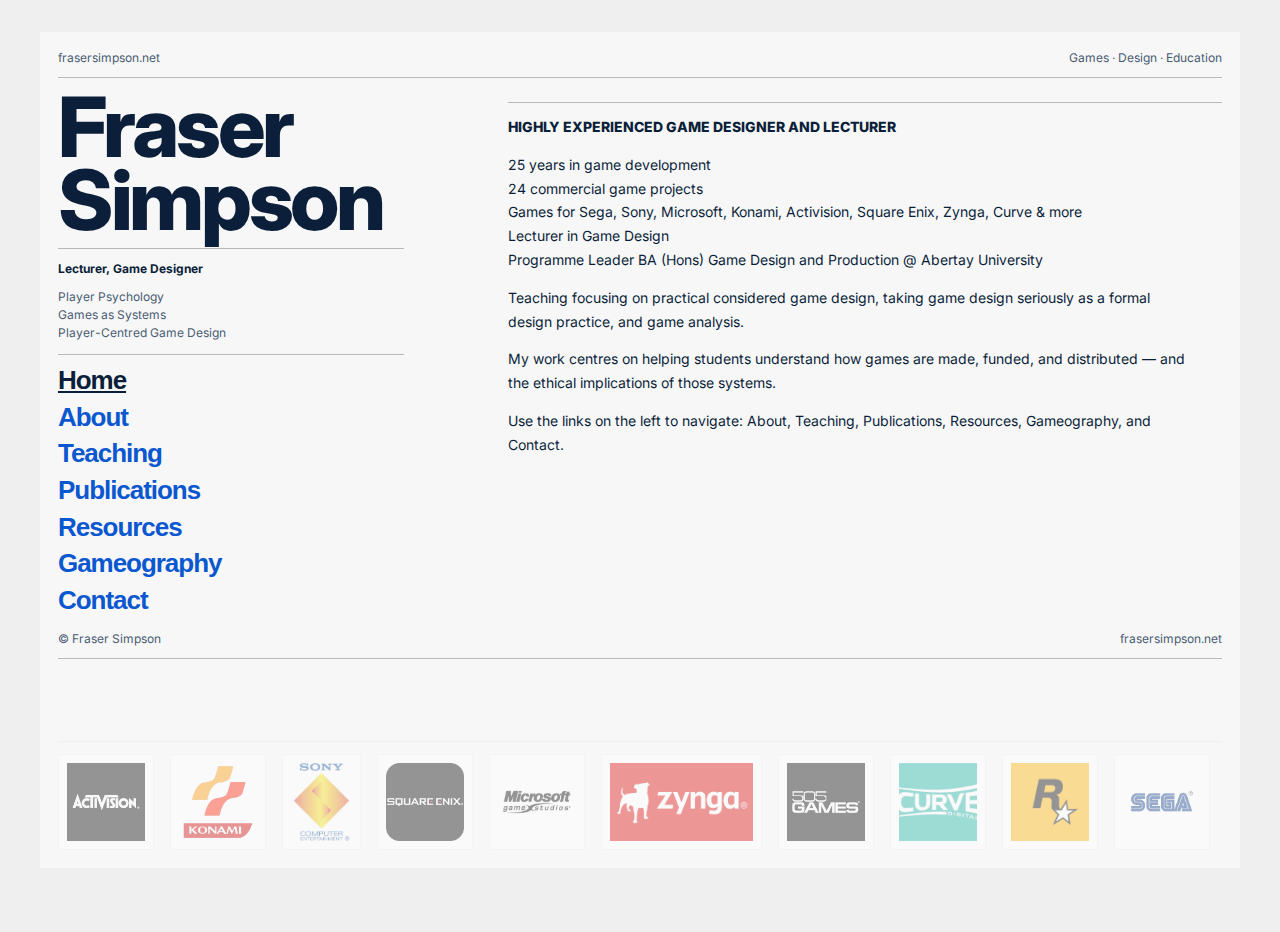
<file: index.html>
<!doctype html>
<html lang="en">
<head>

<meta charset="utf-8">
<meta name="viewport" content="width=device-width, initial-scale=1">

<title>Fraser Simpson</title>

<link rel="preconnect" href="https://fonts.googleapis.com">
<link rel="preconnect" href="https://fonts.gstatic.com" crossorigin>

<link href="https://fonts.googleapis.com/css2?family=Inter:wght@400;600;700;800&display=swap" rel="stylesheet">

<link rel="stylesheet" href="style.css?v=8">

</head>

<body>

<div class="page">

  <header class="topbar">
    <div>frasersimpson.net</div>
    <div>Games · Design · Education</div>
  </header>

  <hr class="rule">

  <div class="main-grid">

    <aside>

      <h1 class="title">
        Fraser<br>
        Simpson
      </h1>

      <hr class="rule">

      <p class="label">Lecturer, Game Designer</p>

      <p class="small">
        Player Psychology<br>
        Games as Systems<br>
        Player-Centred Game Design
      </p>

      <hr class="rule">

      <nav class="nav">
        <a class="active" href="index.html">Home</a>
        <a href="about.html">About</a>
        <a href="teaching.html">Teaching</a>
        <a href="publications.html">Publications</a>
        <a href="resources.html">Resources</a>
        <a href="gameography.html">Gameography</a>
        <a href="contact.html">Contact</a>
      </nav>

    </aside>

    <main>

      <hr class="rule">

      <div class="content">

        <h1>Highly Experienced Game Designer and Lecturer</h1>

        <p>
          25 years in game development<br>
          24 commercial game projects<br>
          Games for Sega, Sony, Microsoft, Konami, Activision, Square Enix, Zynga, Curve &amp; more<br>
          Lecturer in Game Design<br>
          Programme Leader BA (Hons) Game Design and Production @ Abertay University
        </p>

        <p>
          Teaching focusing on practical considered game design, taking game design seriously as a formal design practice, and game analysis.
        </p>

        <p>
          My work centres on helping students understand how games are made, funded, and distributed — and the ethical implications of those systems.
        </p>

        <p>
          Use the links on the left to navigate: About, Teaching, Publications, Resources, Gameography, and Contact.
        </p>

      </div>

    </main>

  </div>

  <div class="page-bottom">
    <footer class="footer">
      <div>© Fraser Simpson</div>
      <div>frasersimpson.net</div>
    </footer>

    <hr class="rule">
  </div>

  <!-- Auto-scrolling looping logo strip -->
  <section class="site-strip" aria-label="Company credits">
    <div class="site-strip__viewport">
      <div class="site-strip__track" aria-hidden="true">

        <!-- SET A -->
        <div class="site-strip__set">
          <img src="assets/Site_Activision.jpg" alt="Activision">
          <img src="assets/Site_Konami.jpg" alt="Konami">
          <img src="assets/Site_Sony.jpg" alt="Sony">
          <img src="assets/Site_SquEnix.png" alt="Square Enix">
          <img src="assets/Site_Xbox.webp" alt="Xbox">
          <img src="assets/Site_Zynga.png" alt="Zynga">
          <img src="assets/site_505.png" alt="505 Games">
          <img src="assets/site_Curve.jpg" alt="Curve">
          <img src="assets/site_Rockstar.png" alt="Rockstar">
          <img src="assets/site_Sega.jpg" alt="Sega">
          <img src="assets/site_Warner_Bros_Records_Logo.webp" alt="Warner Bros">
        </div>

        <!-- SET B (duplicate for seamless loop) -->
        <div class="site-strip__set">
          <img src="assets/Site_Activision.jpg" alt="">
          <img src="assets/Site_Konami.jpg" alt="">
          <img src="assets/Site_Sony.jpg" alt="">
          <img src="assets/Site_SquEnix.png" alt="">
          <img src="assets/Site_Xbox.webp" alt="">
          <img src="assets/Site_Zynga.png" alt="">
          <img src="assets/site_505.png" alt="">
          <img src="assets/site_Curve.jpg" alt="">
          <img src="assets/site_Rockstar.png" alt="">
          <img src="assets/site_Sega.jpg" alt="">
          <img src="assets/site_Warner_Bros_Records_Logo.webp" alt="">
        </div>

      </div>
    </div>
  </section>

</div>

</body>
</html>
</file>
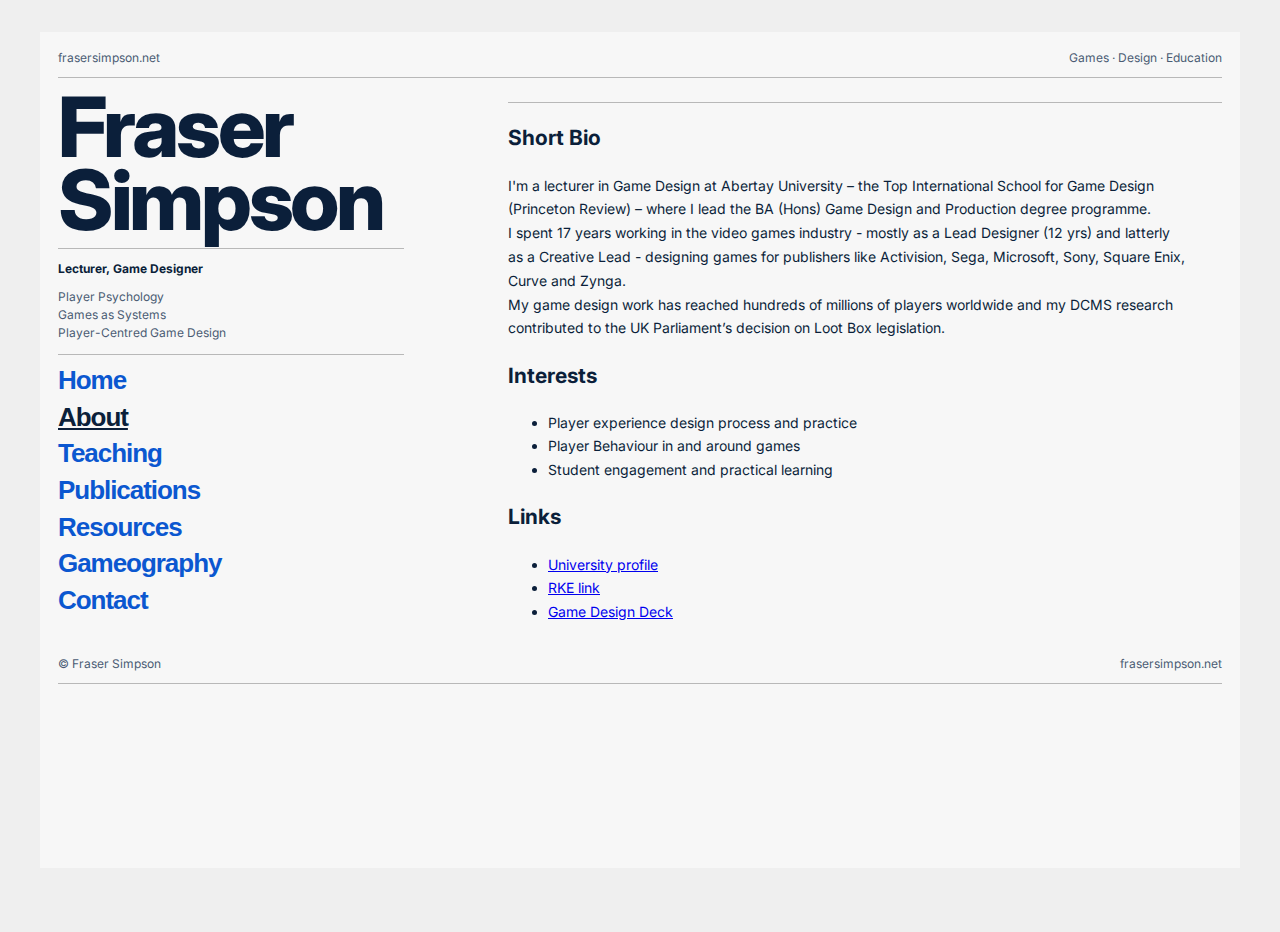
<file: about.html>
<!doctype html>
<html lang="en">
<head>
<meta charset="utf-8">
<meta name="viewport" content="width=device-width,initial-scale=1">
<title>About — Fraser Simpson</title>

<link rel="preconnect" href="https://fonts.googleapis.com">
<link rel="preconnect" href="https://fonts.gstatic.com" crossorigin>
<link href="https://fonts.googleapis.com/css2?family=Inter:wght@400;700;800&display=swap" rel="stylesheet">

<link rel="stylesheet" href="style.css">
</head>

<body>
<div class="page">

<header class="topbar">
  <div>frasersimpson.net</div>
  <div>Games · Design · Education</div>
</header>

<hr class="rule">

<div class="main-grid">
  <aside>
    <h1 class="title">Fraser<br>Simpson</h1>

    <hr class="rule">

    <p class="label">Lecturer, Game Designer</p>
    <p class="small">
      Player Psychology<br>
      Games as Systems<br>
      Player-Centred Game Design
    </p>

    <hr class="rule">

    <nav class="nav" aria-label="Primary">
      <a href="index.html">Home</a>
<a class="active" href="about.html">About</a>
<a href="teaching.html">Teaching</a>
<a href="publications.html">Publications</a>
<a href="resources.html">Resources</a>
<a href="gameography.html">Gameography</a>
<a href="contact.html">Contact</a>
    </nav>
  </aside>

  <main>
    <hr class="rule">
    <div class="content">


<h2>Short Bio</h2>
<p>
I'm a lecturer in Game Design at Abertay University – the Top International School for Game Design (Princeton Review) – where I lead the BA (Hons) Game Design and Production degree programme.</br>
I spent 17 years working in the video games industry - mostly as a Lead Designer (12 yrs) and latterly as a Creative Lead - designing games for publishers like Activision, Sega, Microsoft, Sony, Square Enix, Curve and Zynga. </br>
My game design work has reached hundreds of millions of players worldwide and my DCMS research contributed to the UK Parliament’s decision on Loot Box legislation.
</p>

<h2>Interests</h2>
<ul>
  <li>Player experience design process and practice</li>
  <li>Player Behaviour in and around games</li>
  <li>Student engagement and practical learning</li>
</ul>

<h2>Links</h2>
<ul>
  <li><a href="https://www.abertay.ac.uk/staff-search/mr-fraser-simpson/">University profile</a></li>
  <li><a href="https://rke.abertay.ac.uk/en/persons/fraser-simpson-2/publications/">RKE link</a></li>
  <li><a href="https://frasersimpson.substack.com/">Game Design Deck</a></li>
</ul>

    </div>
  </main>
</div>

<footer class="footer">
  <div>© Fraser Simpson</div>
  <div>frasersimpson.net</div>
</footer>

<hr class="rule">

</div>
</body>
</html>
</file>
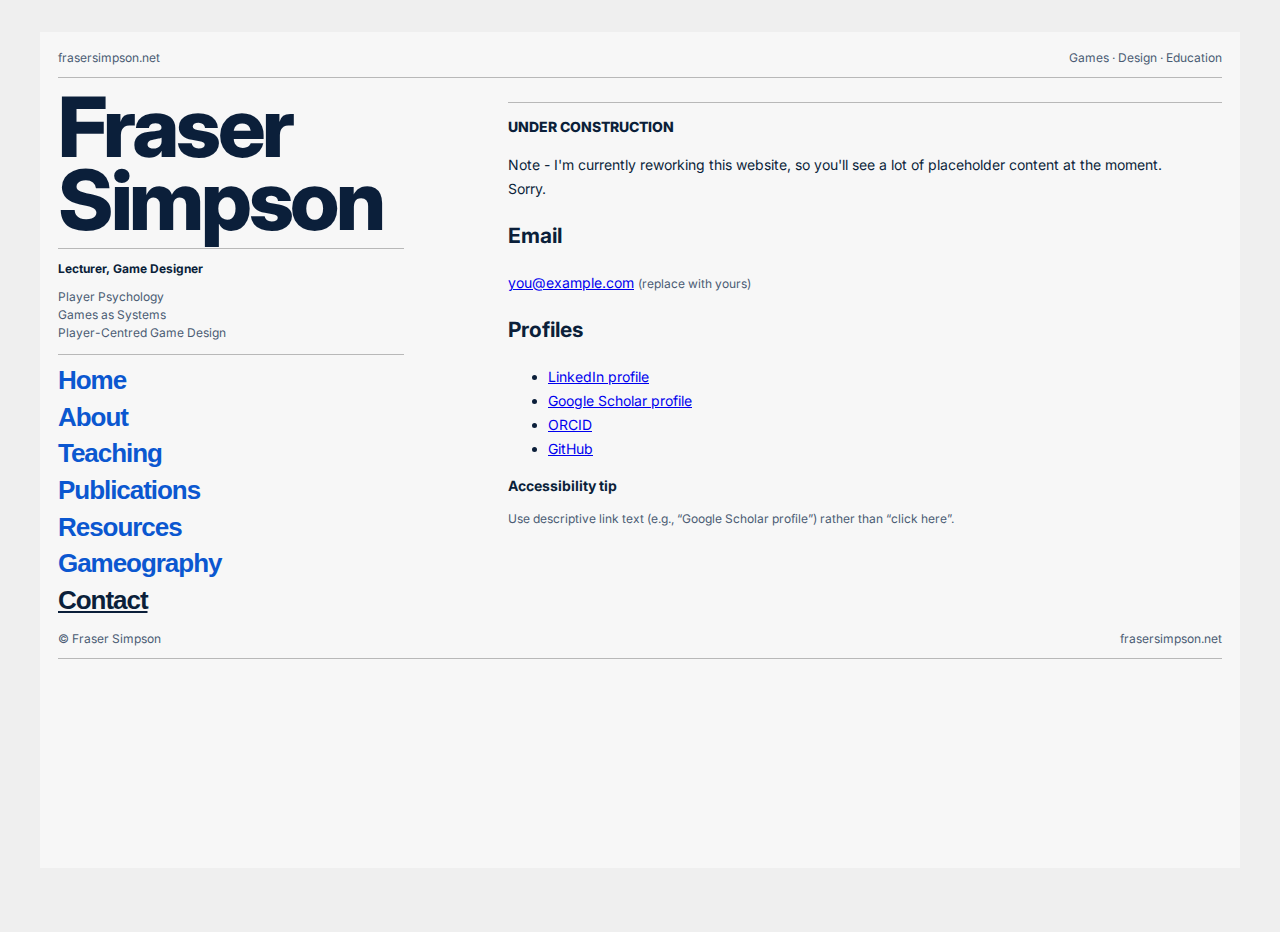
<file: contact.html>
<!doctype html>
<html lang="en">
<head>
<meta charset="utf-8">
<meta name="viewport" content="width=device-width,initial-scale=1">
<title>Contact — Fraser Simpson</title>

<link rel="preconnect" href="https://fonts.googleapis.com">
<link rel="preconnect" href="https://fonts.gstatic.com" crossorigin>
<link href="https://fonts.googleapis.com/css2?family=Inter:wght@400;700;800&display=swap" rel="stylesheet">

<link rel="stylesheet" href="style.css">
</head>

<body>
<div class="page">

<header class="topbar">
  <div>frasersimpson.net</div>
  <div>Games · Design · Education</div>
</header>

<hr class="rule">

<div class="main-grid">
  <aside>
    <h1 class="title">Fraser<br>Simpson</h1>

    <hr class="rule">

    <p class="label">Lecturer, Game Designer</p>
    <p class="small">
      Player Psychology<br>
      Games as Systems<br>
      Player-Centred Game Design
    </p>

    <hr class="rule">

    <nav class="nav" aria-label="Primary">
      <a href="index.html">Home</a>
<a href="about.html">About</a>
<a href="teaching.html">Teaching</a>
<a href="publications.html">Publications</a>
<a href="resources.html">Resources</a>
<a href="gameography.html">Gameography</a>
<a class="active" href="contact.html">Contact</a>
    </nav>
  </aside>

  <main>
    <hr class="rule">
    <div class="content">

<!--<h1>Contact</h1>
<p>
Keep this page simple. One email address is often enough.
</p>
-->

<h1>UNDER CONSTRUCTION</h1>
<p>
Note - I'm currently reworking this website, so you'll see a lot of placeholder content at the moment. Sorry.
</p>

<h2>Email</h2>
<p>
<a href="mailto:you@example.com">you@example.com</a> <span class="small">(replace with yours)</span>
</p>

<h2>Profiles</h2>
<ul>
  <li><a href="#">LinkedIn profile</a></li>
  <li><a href="#">Google Scholar profile</a></li>
  <li><a href="#">ORCID</a></li>
  <li><a href="#">GitHub</a></li>
</ul>

<div class="callout">
  <strong>Accessibility tip</strong>
  <p class="small">Use descriptive link text (e.g., “Google Scholar profile”) rather than “click here”.</p>
</div>

    </div>
  </main>
</div>

<footer class="footer">
  <div>© Fraser Simpson</div>
  <div>frasersimpson.net</div>
</footer>

<hr class="rule">

</div>
</body>
</html>
</file>
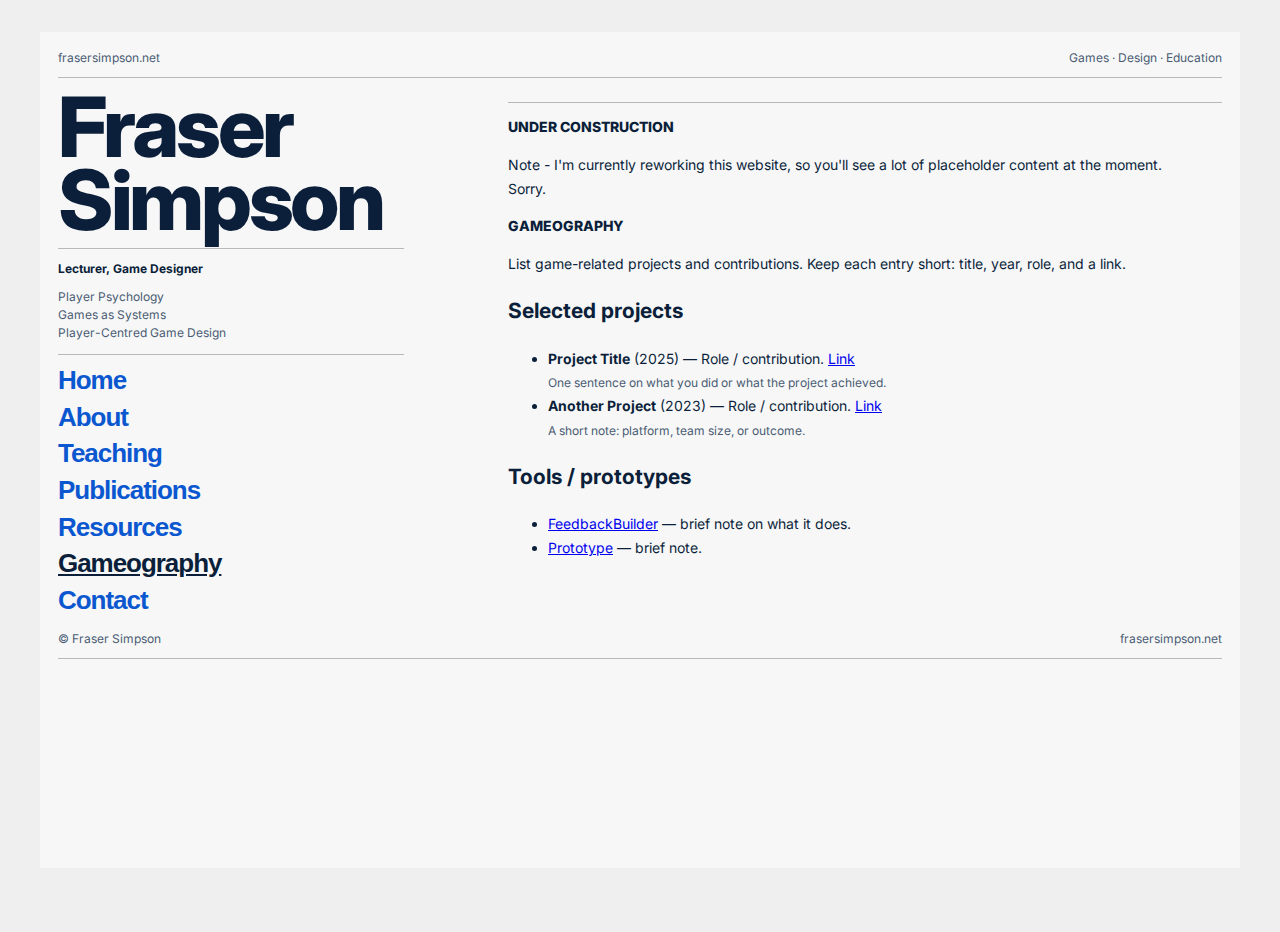
<file: gameography.html>
<!doctype html>
<html lang="en">
<head>
<meta charset="utf-8">
<meta name="viewport" content="width=device-width,initial-scale=1">
<title>Gameography — Fraser Simpson</title>

<link rel="preconnect" href="https://fonts.googleapis.com">
<link rel="preconnect" href="https://fonts.gstatic.com" crossorigin>
<link href="https://fonts.googleapis.com/css2?family=Inter:wght@400;700;800&display=swap" rel="stylesheet">

<link rel="stylesheet" href="style.css">
</head>

<body>
<div class="page">

<header class="topbar">
  <div>frasersimpson.net</div>
  <div>Games · Design · Education</div>
</header>

<hr class="rule">

<div class="main-grid">
  <aside>
    <h1 class="title">Fraser<br>Simpson</h1>

    <hr class="rule">

    <p class="label">Lecturer, Game Designer</p>
    <p class="small">
      Player Psychology<br>
      Games as Systems<br>
      Player-Centred Game Design
    </p>

    <hr class="rule">

    <nav class="nav" aria-label="Primary">
      <a href="index.html">Home</a>
<a href="about.html">About</a>
<a href="teaching.html">Teaching</a>
<a href="publications.html">Publications</a>
<a href="resources.html">Resources</a>
<a class="active" href="gameography.html">Gameography</a>
<a href="contact.html">Contact</a>
    </nav>
  </aside>

  <main>
    <hr class="rule">
    <div class="content">

<h1>UNDER CONSTRUCTION</h1>
<p>
Note - I'm currently reworking this website, so you'll see a lot of placeholder content at the moment. Sorry.
</p>

<h1>Gameography</h1>
<p>
List game-related projects and contributions. Keep each entry short: title, year, role, and a link.
</p>

<h2>Selected projects</h2>
<ul>
  <li>
    <strong>Project Title</strong> (2025) — Role / contribution. <a href="#">Link</a><br>
    <span class="small">One sentence on what you did or what the project achieved.</span>
  </li>
  <li>
    <strong>Another Project</strong> (2023) — Role / contribution. <a href="#">Link</a><br>
    <span class="small">A short note: platform, team size, or outcome.</span>
  </li>
</ul>

<h2>Tools / prototypes</h2>
<ul>
  <li><a href="#">FeedbackBuilder</a> — brief note on what it does.</li>
  <li><a href="#">Prototype</a> — brief note.</li>
</ul>

    </div>
  </main>
</div>

<footer class="footer">
  <div>© Fraser Simpson</div>
  <div>frasersimpson.net</div>
</footer>

<hr class="rule">

</div>
</body>
</html>
</file>
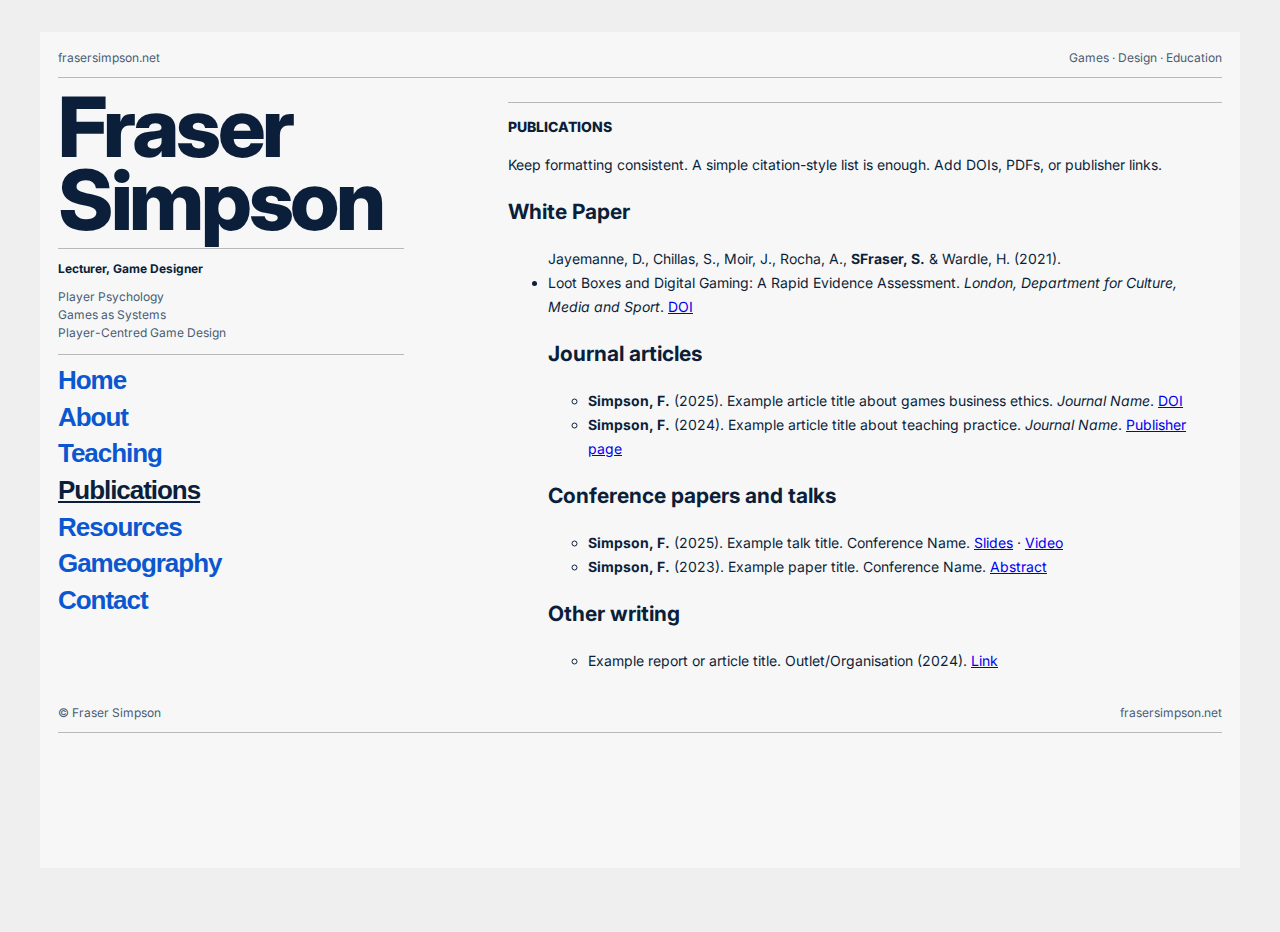
<file: publications.html>
<!doctype html>
<html lang="en">
<head>
<meta charset="utf-8">
<meta name="viewport" content="width=device-width,initial-scale=1">
<title>Publications — Fraser Simpson</title>

<link rel="preconnect" href="https://fonts.googleapis.com">
<link rel="preconnect" href="https://fonts.gstatic.com" crossorigin>
<link href="https://fonts.googleapis.com/css2?family=Inter:wght@400;700;800&display=swap" rel="stylesheet">

<link rel="stylesheet" href="style.css">
</head>

<body>
<div class="page">

<header class="topbar">
  <div>frasersimpson.net</div>
  <div>Games · Design · Education</div>
</header>

<hr class="rule">

<div class="main-grid">
  <aside>
    <h1 class="title">Fraser<br>Simpson</h1>

    <hr class="rule">

    <p class="label">Lecturer, Game Designer</p>
    <p class="small">
      Player Psychology<br>
      Games as Systems<br>
      Player-Centred Game Design
    </p>

    <hr class="rule">

    <nav class="nav" aria-label="Primary">
      <a href="index.html">Home</a>
<a href="about.html">About</a>
<a href="teaching.html">Teaching</a>
<a class="active" href="publications.html">Publications</a>
<a href="resources.html">Resources</a>
<a href="gameography.html">Gameography</a>
<a href="contact.html">Contact</a>
    </nav>
  </aside>

  <main>
    <hr class="rule">
    <div class="content">

<h1>Publications</h1>
<p>
Keep formatting consistent. A simple citation-style list is enough. Add DOIs, PDFs, or publisher links.
</p>

<h2>White Paper</h2>
<ul>
  Jayemanne, D., Chillas, S., Moir, J., Rocha, A., <strong>SFraser, S.</strong>  & Wardle, H. (2021).<li>
 Loot Boxes and Digital Gaming: A Rapid Evidence Assessment. <em>London, Department for Culture, Media and Sport</em>. <a href="https://assets.publishing.service.gov.uk/government/uploads/system/uploads/attachment_data/file/1091282/InGAME_Loot_Box_REA.pdf">DOI</a>

<h2>Journal articles</h2>
<ul>
  <li><strong>Simpson, F.</strong> (2025). Example article title about games business ethics. <em>Journal Name</em>. <a href="#">DOI</a></li>
  <li><strong>Simpson, F.</strong> (2024). Example article title about teaching practice. <em>Journal Name</em>. <a href="#">Publisher page</a></li>
</ul>

<h2>Conference papers and talks</h2>
<ul>
  <li><strong>Simpson, F.</strong> (2025). Example talk title. Conference Name. <a href="#">Slides</a> · <a href="#">Video</a></li>
  <li><strong>Simpson, F.</strong> (2023). Example paper title. Conference Name. <a href="#">Abstract</a></li>
</ul>

<h2>Other writing</h2>
<ul>
  <li>Example report or article title. Outlet/Organisation (2024). <a href="#">Link</a></li>
</ul>

    </div>
  </main>
</div>

<footer class="footer">
  <div>© Fraser Simpson</div>
  <div>frasersimpson.net</div>
</footer>

<hr class="rule">

</div>
</body>
</html>
</file>
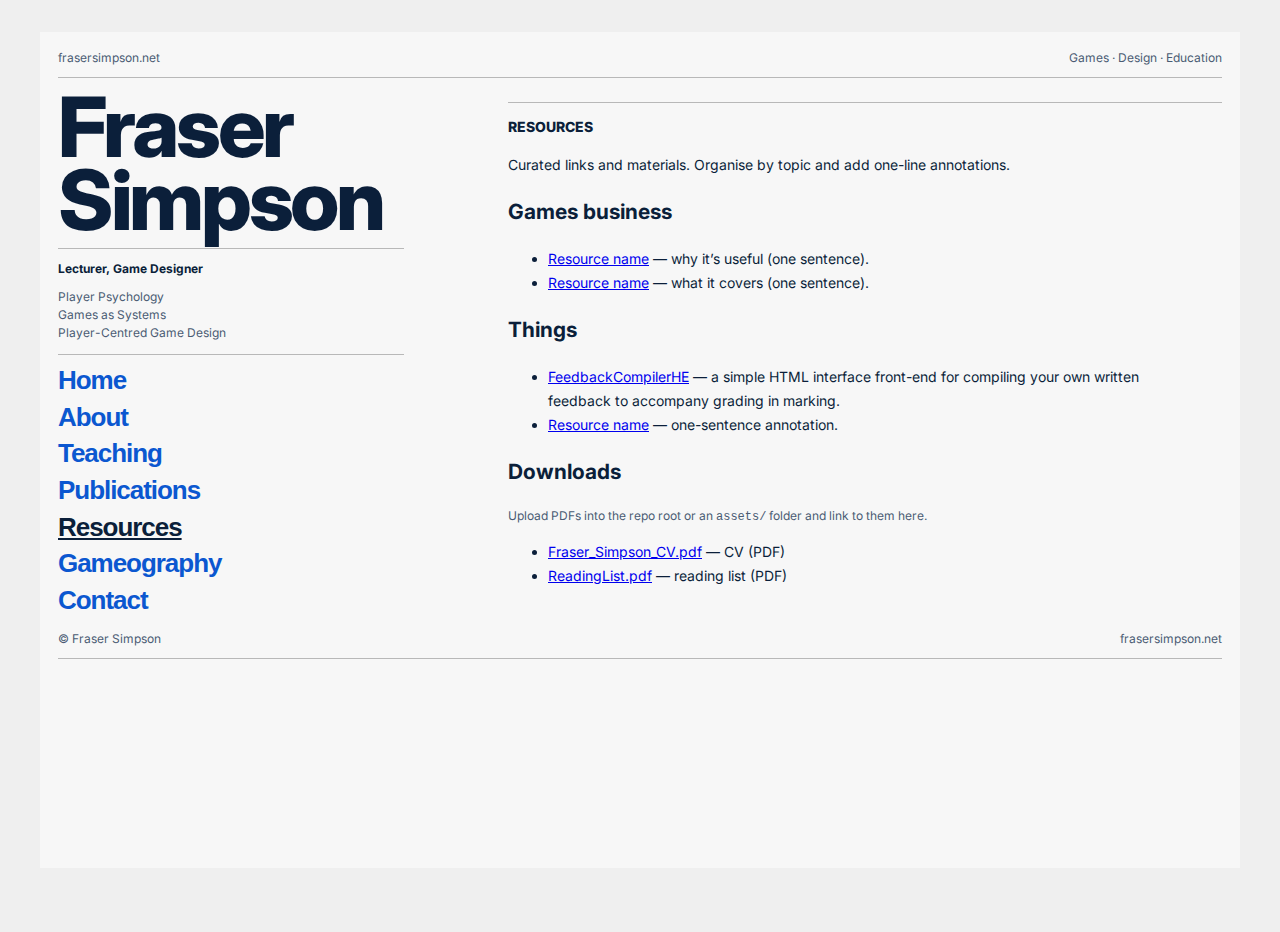
<file: resources.html>
<!doctype html>
<html lang="en">
<head>
<meta charset="utf-8">
<meta name="viewport" content="width=device-width,initial-scale=1">
<title>Resources — Fraser Simpson</title>

<link rel="preconnect" href="https://fonts.googleapis.com">
<link rel="preconnect" href="https://fonts.gstatic.com" crossorigin>
<link href="https://fonts.googleapis.com/css2?family=Inter:wght@400;700;800&display=swap" rel="stylesheet">

<link rel="stylesheet" href="style.css">
</head>

<body>
<div class="page">

<header class="topbar">
  <div>frasersimpson.net</div>
  <div>Games · Design · Education</div>
</header>

<hr class="rule">

<div class="main-grid">
  <aside>
    <h1 class="title">Fraser<br>Simpson</h1>

    <hr class="rule">

    <p class="label">Lecturer, Game Designer</p>
    <p class="small">
      Player Psychology<br>
      Games as Systems<br>
      Player-Centred Game Design
    </p>

    <hr class="rule">

    <nav class="nav" aria-label="Primary">
      <a href="index.html">Home</a>
<a href="about.html">About</a>
<a href="teaching.html">Teaching</a>
<a href="publications.html">Publications</a>
<a class="active" href="resources.html">Resources</a>
<a href="gameography.html">Gameography</a>
<a href="contact.html">Contact</a>
    </nav>
  </aside>

  <main>
    <hr class="rule">
    <div class="content">

<h1>Resources</h1>
<p>
Curated links and materials. Organise by topic and add one-line annotations.
</p>

<h2>Games business</h2>
<ul>
  <li><a href="#">Resource name</a> — why it’s useful (one sentence).</li>
  <li><a href="#">Resource name</a> — what it covers (one sentence).</li>
</ul>

<h2>Things</h2>
<ul>
  <li><a href="https://github.com/frsrgames/FeedbackCompiler">FeedbackCompilerHE</a> — a simple HTML interface front-end for compiling your own written feedback to accompany grading in marking.</li>
  <li><a href="#">Resource name</a> — one-sentence annotation.</li>
</ul>

<h2>Downloads</h2>
<p class="small">
Upload PDFs into the repo root or an <code>assets/</code> folder and link to them here.
</p>
<ul>
  <li><a href="#">Fraser_Simpson_CV.pdf</a> — CV (PDF)</li>
  <li><a href="#">ReadingList.pdf</a> — reading list (PDF)</li>
</ul>

    </div>
  </main>
</div>

<footer class="footer">
  <div>© Fraser Simpson</div>
  <div>frasersimpson.net</div>
</footer>

<hr class="rule">

</div>
</body>
</html>
</file>
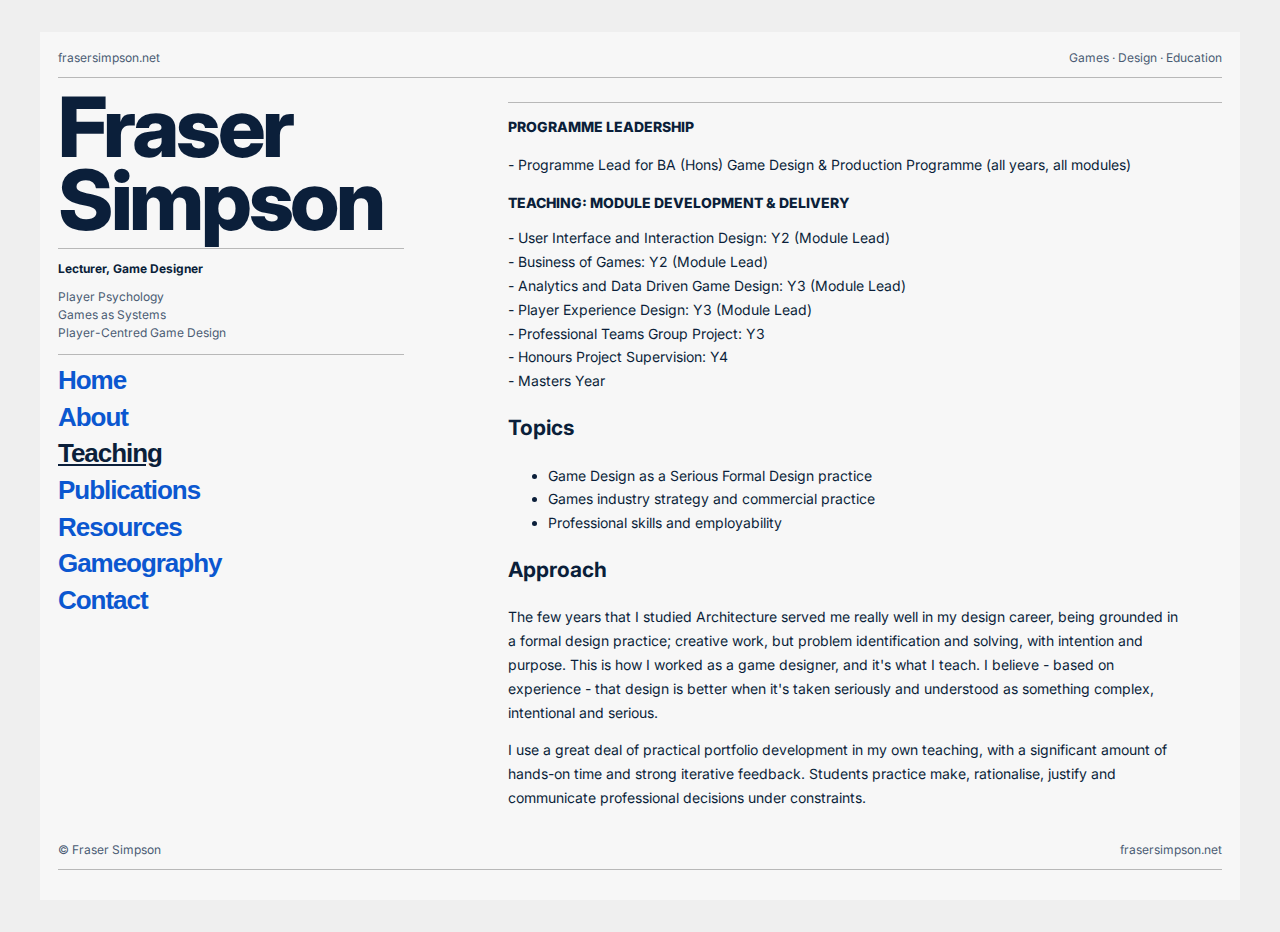
<file: teaching.html>
<!doctype html>
<html lang="en">
<head>
<meta charset="utf-8">
<meta name="viewport" content="width=device-width,initial-scale=1">
<title>Teaching — Fraser Simpson</title>

<link rel="preconnect" href="https://fonts.googleapis.com">
<link rel="preconnect" href="https://fonts.gstatic.com" crossorigin>
<link href="https://fonts.googleapis.com/css2?family=Inter:wght@400;700;800&display=swap" rel="stylesheet">

<link rel="stylesheet" href="style.css">
</head>

<body>
<div class="page">

<header class="topbar">
  <div>frasersimpson.net</div>
  <div>Games · Design · Education</div>
</header>

<hr class="rule">

<div class="main-grid">
  <aside>
    <h1 class="title">Fraser<br>Simpson</h1>

    <hr class="rule">

    <p class="label">Lecturer, Game Designer</p>
    <p class="small">
      Player Psychology<br>
      Games as Systems<br>
      Player-Centred Game Design
    </p>

    <hr class="rule">

    <nav class="nav" aria-label="Primary">
      <a href="index.html">Home</a>
<a href="about.html">About</a>
<a class="active" href="teaching.html">Teaching</a>
<a href="publications.html">Publications</a>
<a href="resources.html">Resources</a>
<a href="gameography.html">Gameography</a>
<a href="contact.html">Contact</a>
    </nav>
  </aside>

  <main>
    <hr class="rule">
    <div class="content">


<h1>Programme Leadership</h1>
<p>
- Programme Lead for BA (Hons) Game Design & Production Programme (all years, all modules)
</p>

<h1>Teaching: Module Development & Delivery</h1>
- User Interface and Interaction Design: Y2 (Module Lead)</br>
- Business of Games: Y2 (Module Lead)</br>
- Analytics and Data Driven Game Design: Y3 (Module Lead)</br>
- Player Experience Design: Y3 (Module Lead)</br>
- Professional Teams Group Project: Y3</br>
- Honours Project Supervision: Y4</br>
- Masters Year</br>

<h2>Topics</h2>
<ul>
  <li>Game Design as a Serious Formal Design practice</li>
  <li>Games industry strategy and commercial practice</li>
  <li>Professional skills and employability</li>
</ul>

<h2>Approach</h2>
<p>
The few years that I studied Architecture served me really well in my design career, being grounded in a formal design practice; creative work, but problem identification and solving, with intention and purpose. This is how I worked as a game designer, and it's what I teach. I believe - based on experience - that design is better when it's taken seriously and understood as something complex, intentional and serious.
</p>
<p>
I use a great deal of practical portfolio development in my own teaching, with a significant amount of hands-on time and strong iterative feedback.
Students practice make, rationalise, justify and communicate professional decisions under constraints.
</p>

<!--
<h2>Materials</h2>
<ul>
  <li><a href="resources.html">Resources</a> — curated links and downloads</li>
  <li><a href="#">Reading list (PDF)</a></li>
  <li><a href="#">Slides / handouts</a></li>
</ul>
-->

    </div>
  </main>
</div>

<footer class="footer">
  <div>© Fraser Simpson</div>
  <div>frasersimpson.net</div>
</footer>

<hr class="rule">

</div>
</body>
</html>
</file>
<file: style.css>
:root{
  --bg:#efefef;
  --paper:#f7f7f7;
  --ink:#0b1f3a;
  --muted:#4a5b73;
  --rule:#b8b8b8;
  --link:#0b57d0;
}

*{box-sizing:border-box;}

html,body{
  margin:0;
  padding:0;
  height:100%;
}

body{
  font-family:Inter,"Helvetica Neue",Helvetica,Arial,sans-serif;
  background:var(--bg);
  color:var(--ink);
  font-synthesis:none;
}

.page{
  width:min(1200px,calc(100% - 48px));
  margin:32px auto;
  min-height:calc(100vh - 64px);
  background:var(--paper);
  padding:18px;

  display:flex;
  flex-direction:column;
}

.rule{
  border:none;
  border-top:1px solid var(--rule);
  margin:12px 0;
}

.topbar{
  display:flex;
  justify-content:space-between;
  font-size:12px;
  color:var(--muted);
}

.main-grid{
  display:grid;
  grid-template-columns:380px minmax(0,1fr);
  gap:60px;
  align-items:start;
}

.main-grid aside{
  padding-right:34px;
}

.main-grid main{
  padding-left:10px;
}

.title{
  font-size:clamp(64px,6.5vw,104px);
  font-weight:800;
  letter-spacing:-0.04em;
  line-height:0.88;
  margin:0;
  white-space:nowrap;
}

.label{
  font-size:12px;
  font-weight:700;
}

.small{
  font-size:12px;
  color:var(--muted);
  line-height:1.5;
}

.nav{
  display:flex;
  flex-direction:column;
  gap:10px;
}

.nav a{
  font-family:Helvetica, "Helvetica Neue", Arial, sans-serif;
  font-size:26px;
  line-height:1.02;
  font-weight:700;
  letter-spacing:-0.04em;
  color:var(--link);
  text-decoration:none;
}

.nav a.active{
  color:var(--ink);
  text-decoration:underline;
}

.content{
  font-size:14px;
  line-height:1.7;
  max-width:680px;
}

.content h1{
  font-size:14px;
  font-weight:800;
  text-transform:uppercase;
  margin-bottom:12px;
}

.footer{
  display:flex;
  justify-content:space-between;
  font-size:12px;
  color:var(--muted);
  margin-top:18px;
}

/* ================================ */
/* Auto-scrolling logo carousel */
/* ================================ */

.site-strip{
  margin-top:auto;
  padding-top:18px;
}

.site-strip__viewport{
  overflow:hidden;
  border-top:1px solid rgba(0,0,0,0.03);
  padding-top:12px;
}

.site-strip__track{
  display:flex;
  width:max-content;
  will-change:transform;
}

.site-strip__set{
  display:flex;
  gap:16px;
  align-items:center;
  padding-right:16px;
}

.site-strip__set img{
  height:96px;
  width:auto;
  flex-shrink:0;
  object-fit:contain;
  opacity:0.4;
  border:1px solid rgba(0,0,0,0.06);
  background:rgba(255,255,255,0.85);
  padding:8px;
  display:block;
}

@media (hover:hover){
  .site-strip__set img:hover{
    opacity:0.65;
    border-color:rgba(0,0,0,0.10);
  }
}

@media (prefers-reduced-motion: no-preference){
  .site-strip__track{
    animation:logoMarquee 38s linear infinite;
  }

  @keyframes logoMarquee{
    from{ transform:translateX(0); }
    to{ transform:translateX(-50%); }
  }
}

@media (prefers-reduced-motion: reduce){
  .site-strip__track{ animation:none; }
}

@media(max-width:900px){

  .page{
    width:min(1200px,calc(100% - 24px));
    margin:16px auto;
    min-height:calc(100vh - 32px);
  }

  .main-grid{
    grid-template-columns:1fr;
  }

  .title{
    white-space:normal;
    font-size:56px;
  }

  .main-grid aside,
  .main-grid main{
    padding:0;
  }

  .nav a{
    font-size:28px;
  }

  .site-strip__set img{
    height:78px;
    padding:6px;
  }
}
</file>
